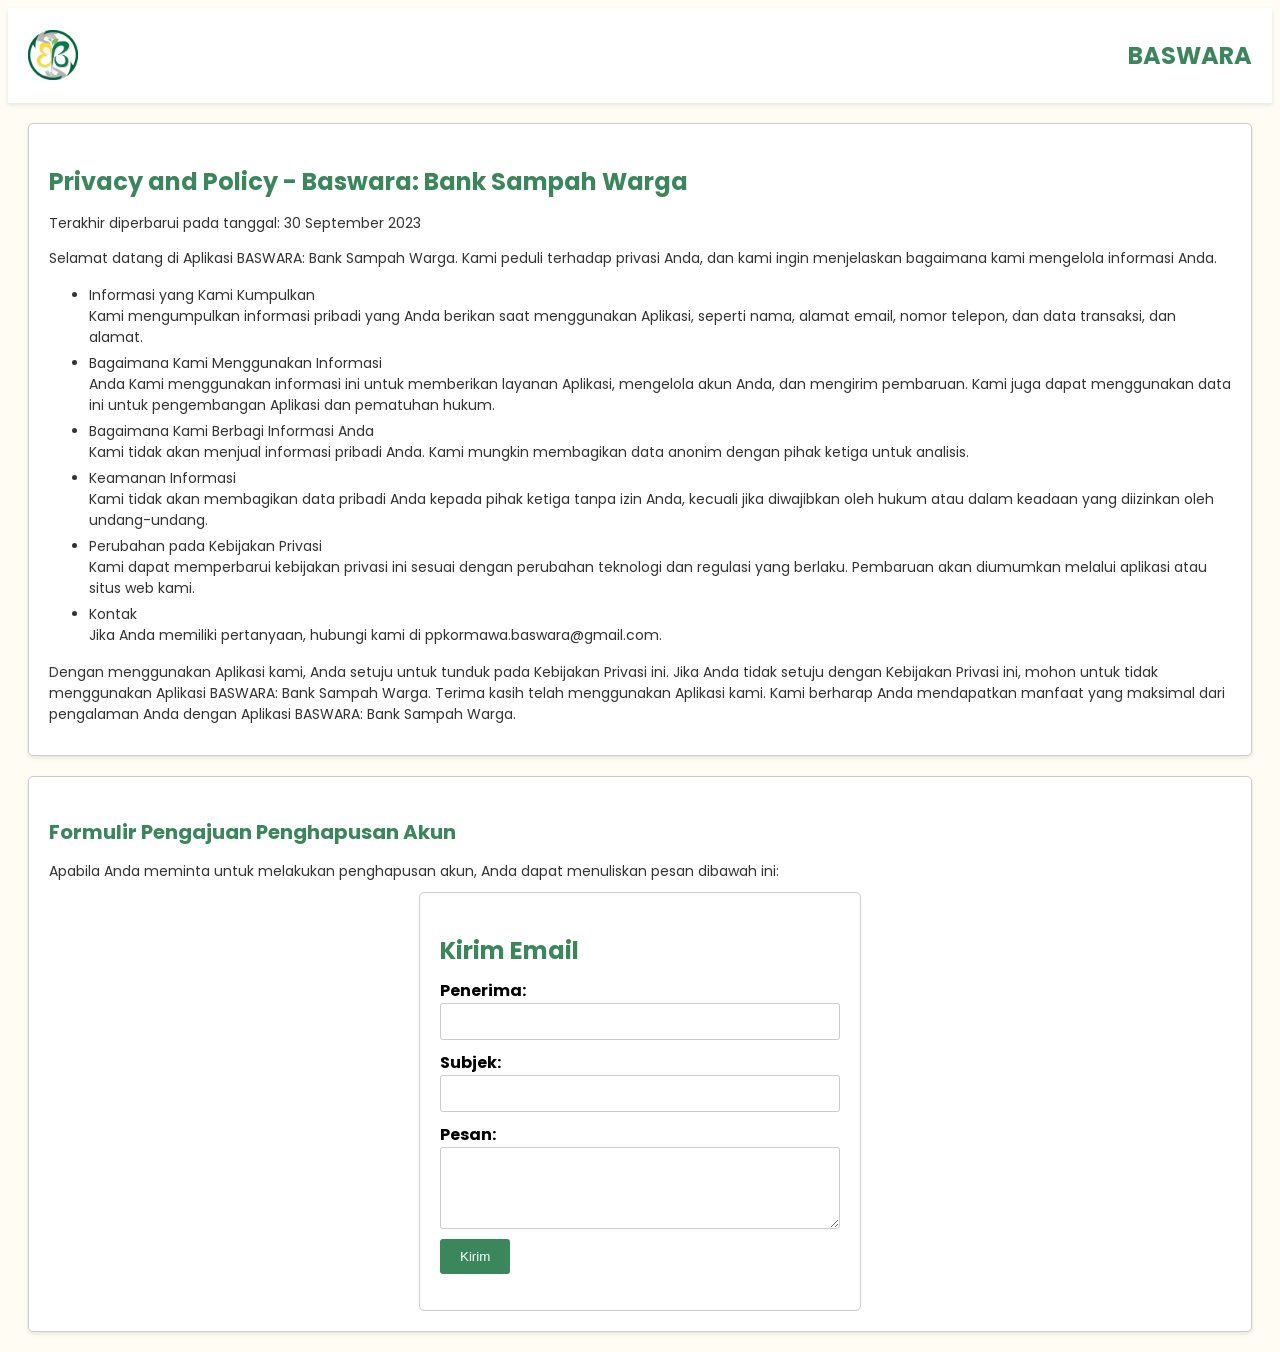
<file: index.html>
<html>

<head>
    <title>Privacy and Policy Baswara Apps</title>
    <!-- style css -->
    <link rel="stylesheet" href="style.css">
    <!-- google font -->
    <link rel="preconnect" href="https://fonts.googleapis.com">
    <link rel="preconnect" href="https://fonts.gstatic.com" crossorigin>
    <link href="https://fonts.googleapis.com/css2?family=Poppins&family=Righteous&display=swap" rel="stylesheet">
</head>

<body>
    <header>
        <nav class="navbar">
            <div class="logo">
                <img src="Mask group.png" alt="Logo">
            </div>
            <div class="title">
                <h1>BASWARA</h1>
            </div>
        </nav>
    </header>
    <div class="hero">
        <h2>Privacy and Policy - Baswara: Bank Sampah Warga</h2>
        <p>Terakhir diperbarui pada tanggal: 30 September 2023</p>
        <p>Selamat datang di Aplikasi BASWARA: Bank Sampah Warga. Kami peduli terhadap privasi Anda, dan kami ingin menjelaskan bagaimana kami mengelola informasi Anda.</p>
        <ul>
            <li>Informasi yang Kami Kumpulkan <br> Kami mengumpulkan informasi pribadi yang Anda berikan saat menggunakan Aplikasi, seperti nama, alamat email, nomor telepon, dan data transaksi, dan alamat.</li>
            <li>Bagaimana Kami Menggunakan Informasi <br> Anda Kami menggunakan informasi ini untuk memberikan layanan Aplikasi, mengelola akun Anda, dan mengirim pembaruan. Kami juga dapat menggunakan data ini untuk pengembangan Aplikasi dan pematuhan hukum.</li>
            <li>Bagaimana Kami Berbagi Informasi Anda <br> Kami tidak akan menjual informasi pribadi Anda. Kami mungkin membagikan data anonim dengan pihak ketiga untuk analisis.</li>
            <li>Keamanan Informasi <br> Kami tidak akan membagikan data pribadi Anda kepada pihak ketiga tanpa izin Anda, kecuali jika diwajibkan oleh hukum atau dalam keadaan yang diizinkan oleh undang-undang.</li>
            <li>Perubahan pada Kebijakan Privasi <br> Kami dapat memperbarui kebijakan privasi ini sesuai dengan perubahan teknologi dan regulasi yang berlaku. Pembaruan akan diumumkan melalui aplikasi atau situs web kami.</li>
            <li>Kontak <br> Jika Anda memiliki pertanyaan, hubungi kami di ppkormawa.baswara@gmail.com.</li>
        </ul>
        <p>Dengan menggunakan Aplikasi kami, Anda setuju untuk tunduk pada Kebijakan Privasi ini. Jika Anda tidak setuju dengan Kebijakan Privasi ini, mohon untuk tidak menggunakan Aplikasi BASWARA: Bank Sampah Warga. Terima kasih telah menggunakan Aplikasi
            kami. Kami berharap Anda mendapatkan manfaat yang maksimal dari pengalaman Anda dengan Aplikasi BASWARA: Bank Sampah Warga.</p>
    </div>
    <div class="hero">
        <h3>Formulir Pengajuan Penghapusan Akun</h3>
        <p>Apabila Anda meminta untuk melakukan penghapusan akun, Anda dapat menuliskan pesan dibawah ini:</p>
        <div class="container">
            <h2>Kirim Email</h2>
            <form id="emailForm">
                <label for="to">Penerima:</label>
                <input type="email" id="to" required>

                <label for="subject">Subjek:</label>
                <input type="text" id="subject" required>

                <label for="message">Pesan:</label>
                <textarea id="message" rows="4" required></textarea>

                <button type="button" id="sendEmail">Kirim</button>
            </form>
        </div>
    </div>
    <script>
        document.getElementById("sendEmail").addEventListener("click", function() {
            var to = document.getElementById("to").value;
            var subject = document.getElementById("subject").value;
            var message = document.getElementById("message").value;

            var mailtoLink = "mailto:ppkormawa.baswara@gmail.com" + to + "?subject=" + subject + "&body=" + message;

            window.location.href = mailtoLink;
        });
    </script>

</body>

</html>
</file>
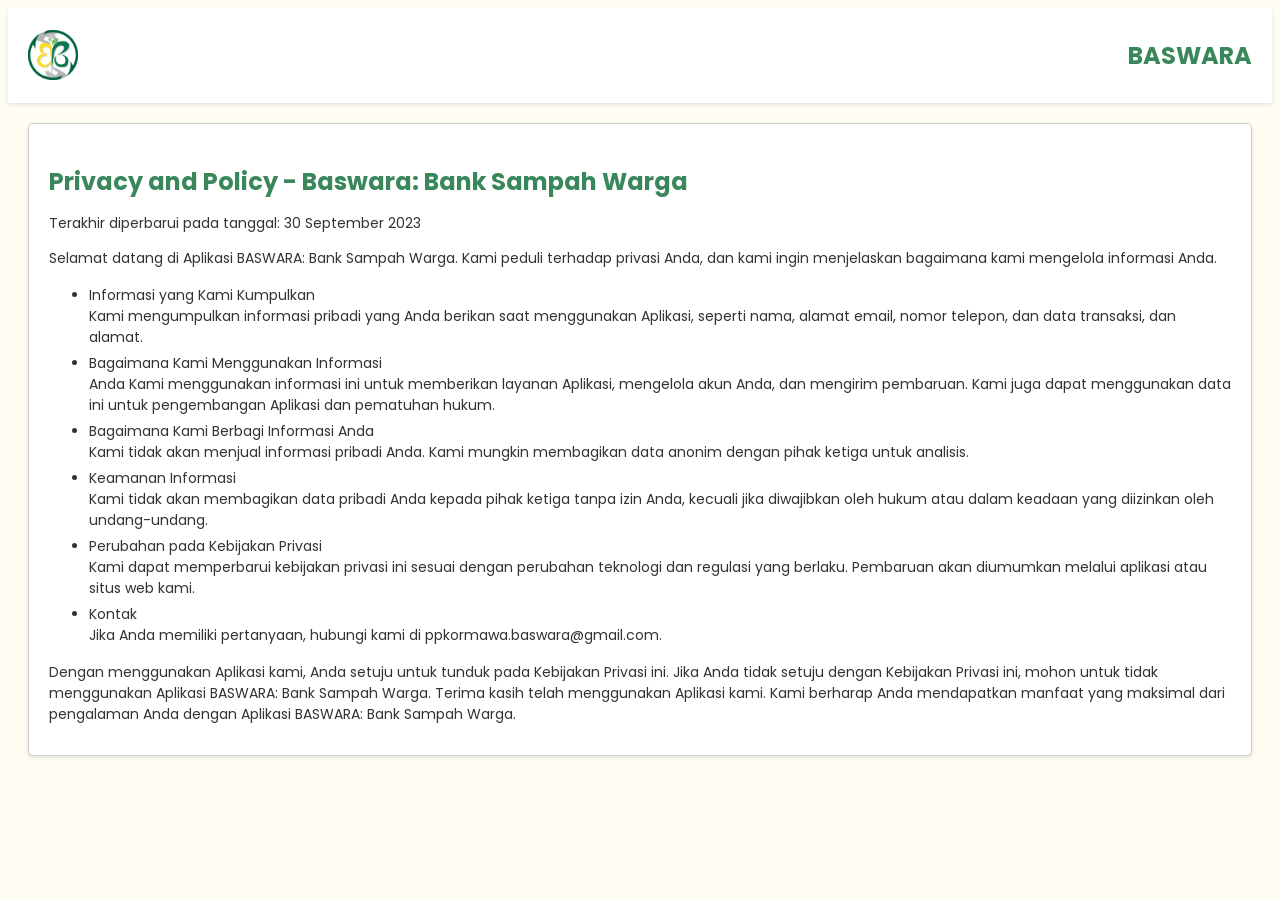
<file: privacy_policy.html>
<html>

<head>
    <title>Privacy and Policy Baswara Apps</title>
    <!-- style css -->
    <link rel="stylesheet" href="style.css">
    <!-- google font -->
    <link rel="preconnect" href="https://fonts.googleapis.com">
    <link rel="preconnect" href="https://fonts.gstatic.com" crossorigin>
    <link href="https://fonts.googleapis.com/css2?family=Poppins&family=Righteous&display=swap" rel="stylesheet">
</head>

<body>
    <header>
        <nav class="navbar">
            <div class="logo">
                <img src="Mask group.png" alt="Logo">
            </div>
            <div class="title">
                <h1>BASWARA</h1>
            </div>
        </nav>
    </header>
    <div class="hero">
        <h2>Privacy and Policy - Baswara: Bank Sampah Warga</h2>
        <p>Terakhir diperbarui pada tanggal: 30 September 2023</p>
        <p>Selamat datang di Aplikasi BASWARA: Bank Sampah Warga. Kami peduli terhadap privasi Anda, dan kami ingin menjelaskan bagaimana kami mengelola informasi Anda.</p>
        <ul>
            <li>Informasi yang Kami Kumpulkan <br> Kami mengumpulkan informasi pribadi yang Anda berikan saat menggunakan Aplikasi, seperti nama, alamat email, nomor telepon, dan data transaksi, dan alamat.</li>
            <li>Bagaimana Kami Menggunakan Informasi <br> Anda Kami menggunakan informasi ini untuk memberikan layanan Aplikasi, mengelola akun Anda, dan mengirim pembaruan. Kami juga dapat menggunakan data ini untuk pengembangan Aplikasi dan pematuhan hukum.</li>
            <li>Bagaimana Kami Berbagi Informasi Anda <br> Kami tidak akan menjual informasi pribadi Anda. Kami mungkin membagikan data anonim dengan pihak ketiga untuk analisis.</li>
            <li>Keamanan Informasi <br> Kami tidak akan membagikan data pribadi Anda kepada pihak ketiga tanpa izin Anda, kecuali jika diwajibkan oleh hukum atau dalam keadaan yang diizinkan oleh undang-undang.</li>
            <li>Perubahan pada Kebijakan Privasi <br> Kami dapat memperbarui kebijakan privasi ini sesuai dengan perubahan teknologi dan regulasi yang berlaku. Pembaruan akan diumumkan melalui aplikasi atau situs web kami.</li>
            <li>Kontak <br> Jika Anda memiliki pertanyaan, hubungi kami di ppkormawa.baswara@gmail.com.</li>
        </ul>
        <p>Dengan menggunakan Aplikasi kami, Anda setuju untuk tunduk pada Kebijakan Privasi ini. Jika Anda tidak setuju dengan Kebijakan Privasi ini, mohon untuk tidak menggunakan Aplikasi BASWARA: Bank Sampah Warga. Terima kasih telah menggunakan Aplikasi
            kami. Kami berharap Anda mendapatkan manfaat yang maksimal dari pengalaman Anda dengan Aplikasi BASWARA: Bank Sampah Warga.</p>
    </div>

</body>

</html>
</file>
<file: style.css>
body {
    background-color: #FFFDF3;
    font-family: 'poppins', 'sans-serif';
}


/* Styling navbar */

header {
    background-color: #FFF;
    color: #39875B;
    padding: 10px 0;
    box-shadow: 0 2px 4px rgba(0, 0, 0, 0.1);
}

.navbar {
    display: flex;
    justify-content: space-between;
    align-items: center;
    padding: 0 20px;
}

.title h1 {
    font-size: 24px;
    /* Jarak antara logo dan judul */
}

.logo img {
    width: 50px;
    /* Sesuaikan ukuran logo dengan kebutuhan Anda */
    height: auto;
}


/* CSS untuk card */

.hero {
    background-color: #fff;
    border: 1px solid #ccc;
    border-radius: 5px;
    box-shadow: 0 2px 4px rgba(0, 0, 0, 0.1);
    padding: 20px;
    margin: 20px;
}

.hero h2 {
    font-size: 24px;
    margin-bottom: 10px;
    color: #39875B;
}

.hero h3 {
    font-size: 20px;
    color: #39875B;
    margin-bottom: 10px;
}

.hero p {
    font-size: 14px;
    color: #333;
    margin-bottom: 10px;
}

.hero ul {
    list-style-type: disc;
    margin-left: 20px;
    padding-left: 20px;
}

.hero ul li {
    font-size: 14px;
    color: #333;
    margin-bottom: 5px;
}

.container {
    max-width: 400px;
    margin: 0 auto;
    padding: 20px;
    border: 1px solid #ccc;
    border-radius: 5px;
}

label {
    font-weight: bold;
}

input[type="text"],
input[type="email"],
textarea {
    width: 100%;
    padding: 10px;
    margin-bottom: 10px;
    border: 1px solid #ccc;
    border-radius: 3px;
}

button {
    background-color: #39875B;
    color: #fff;
    border: none;
    padding: 10px 20px;
    border-radius: 3px;
    cursor: pointer;
}
</file>
